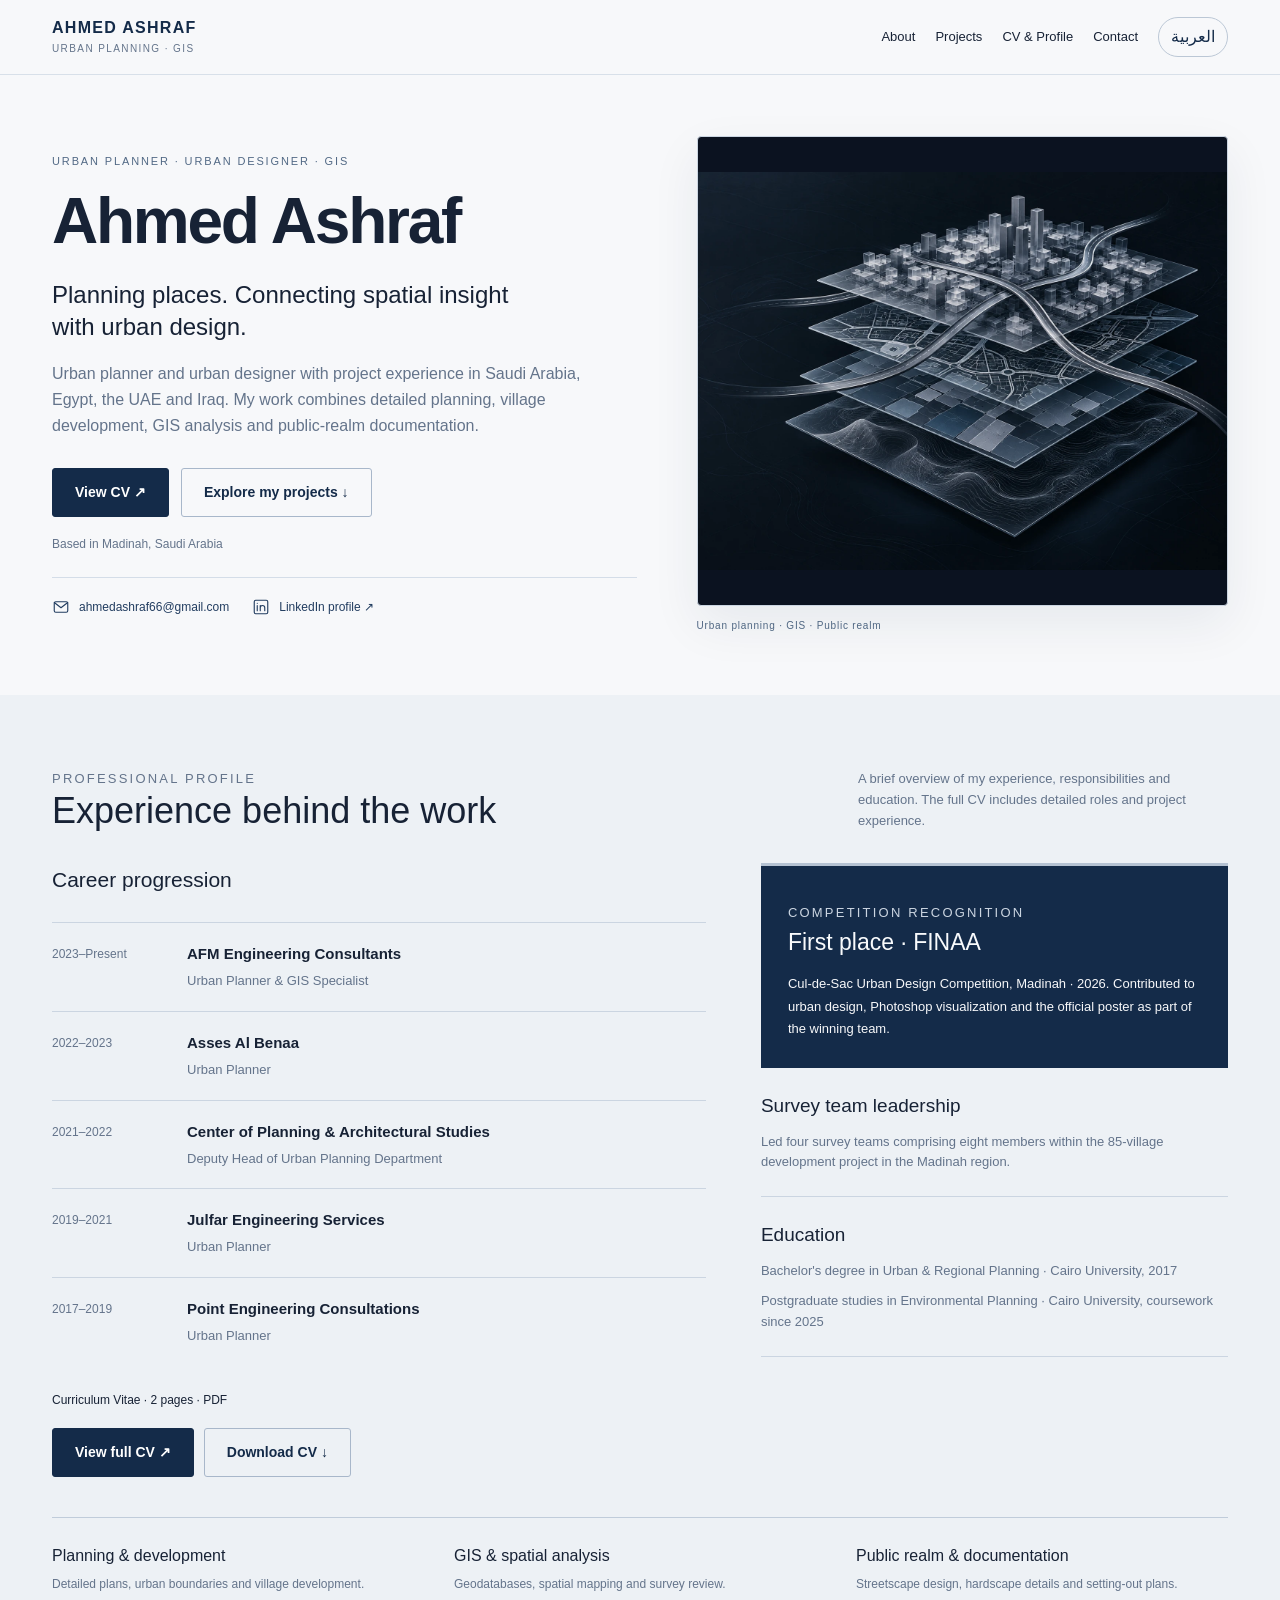
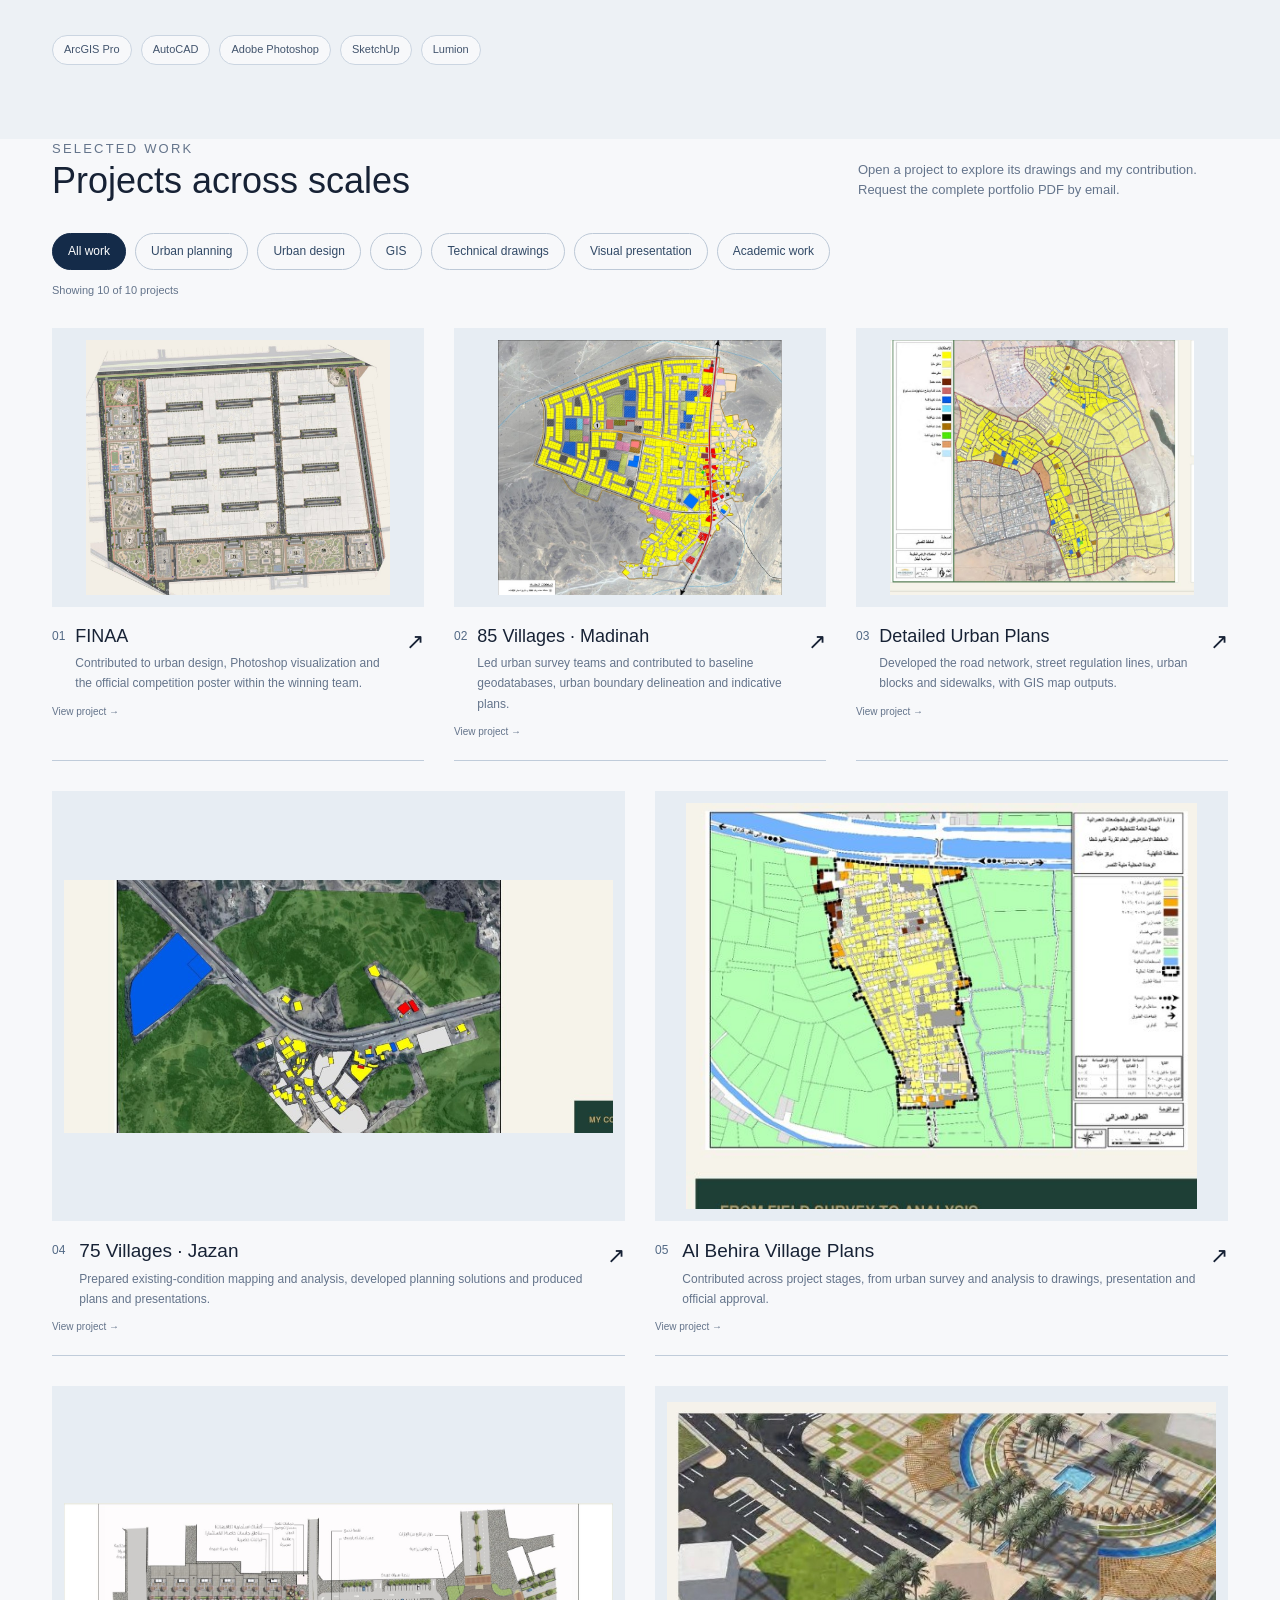
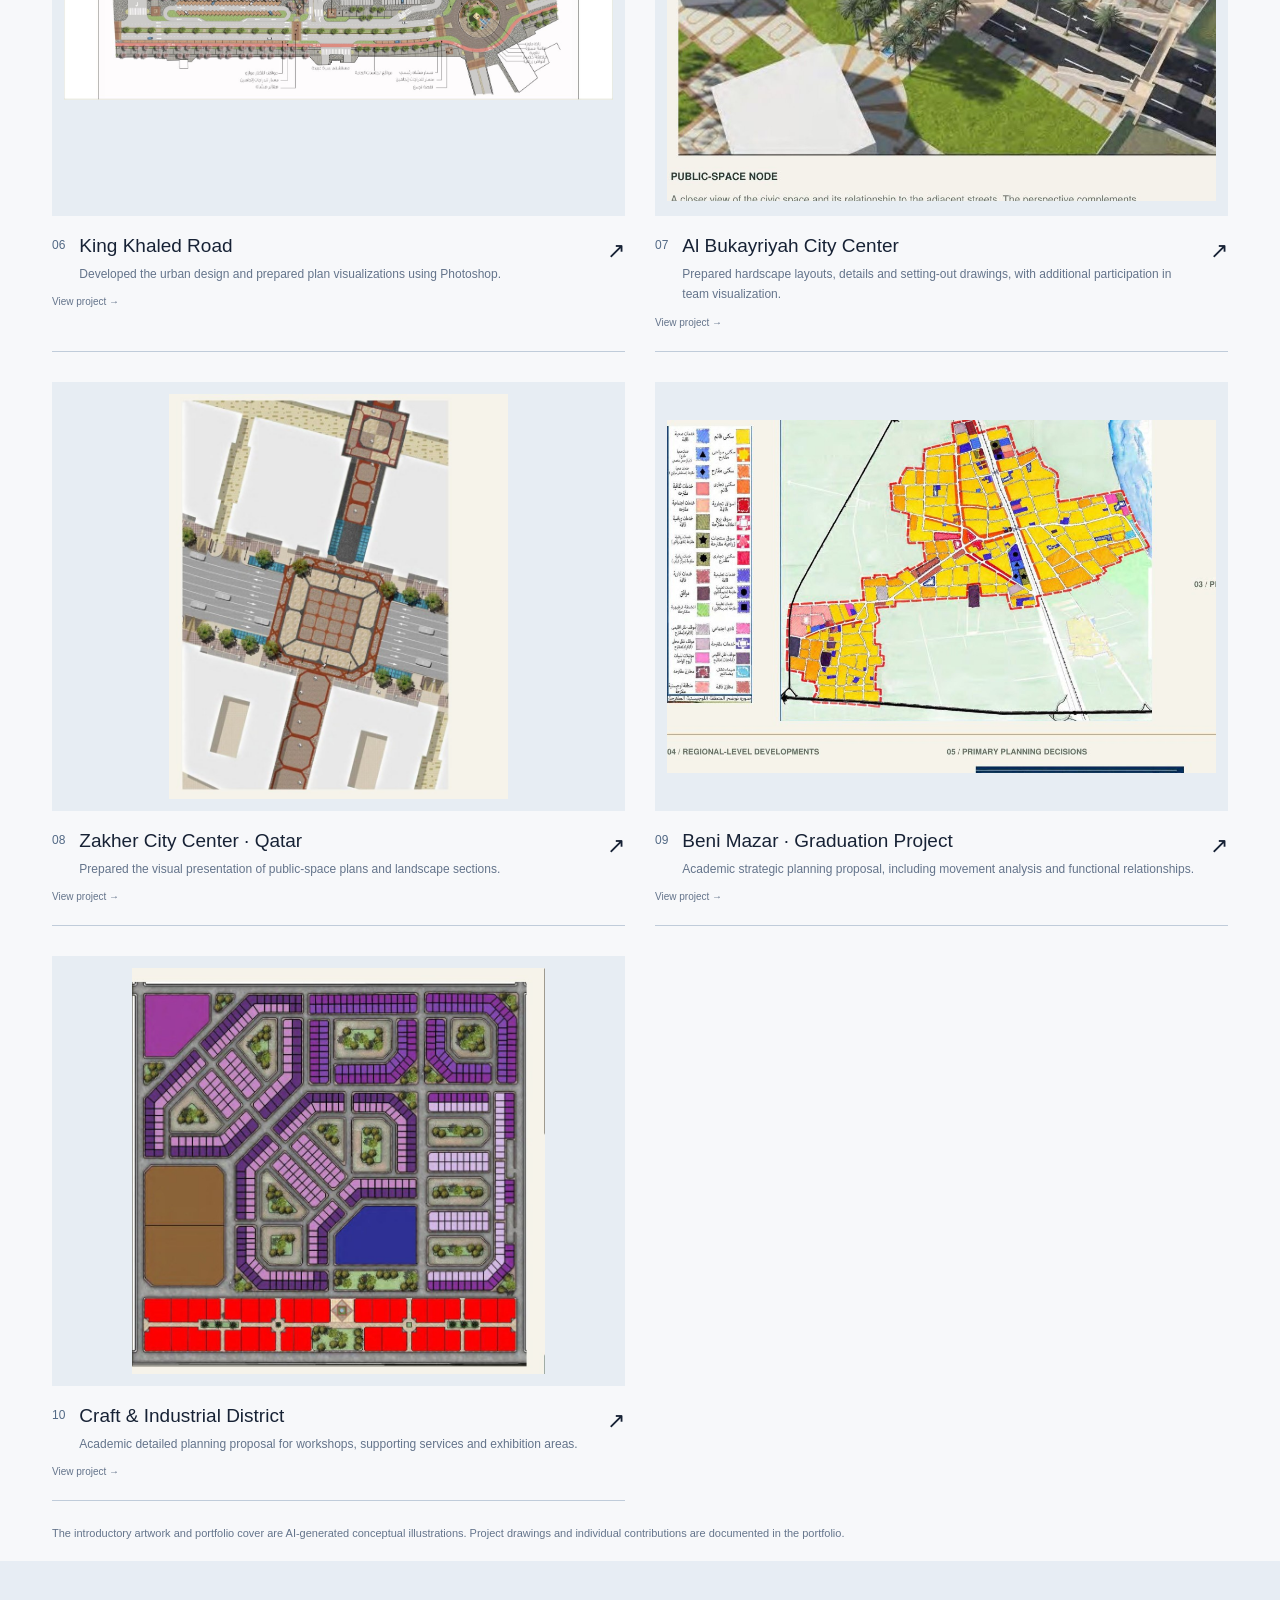
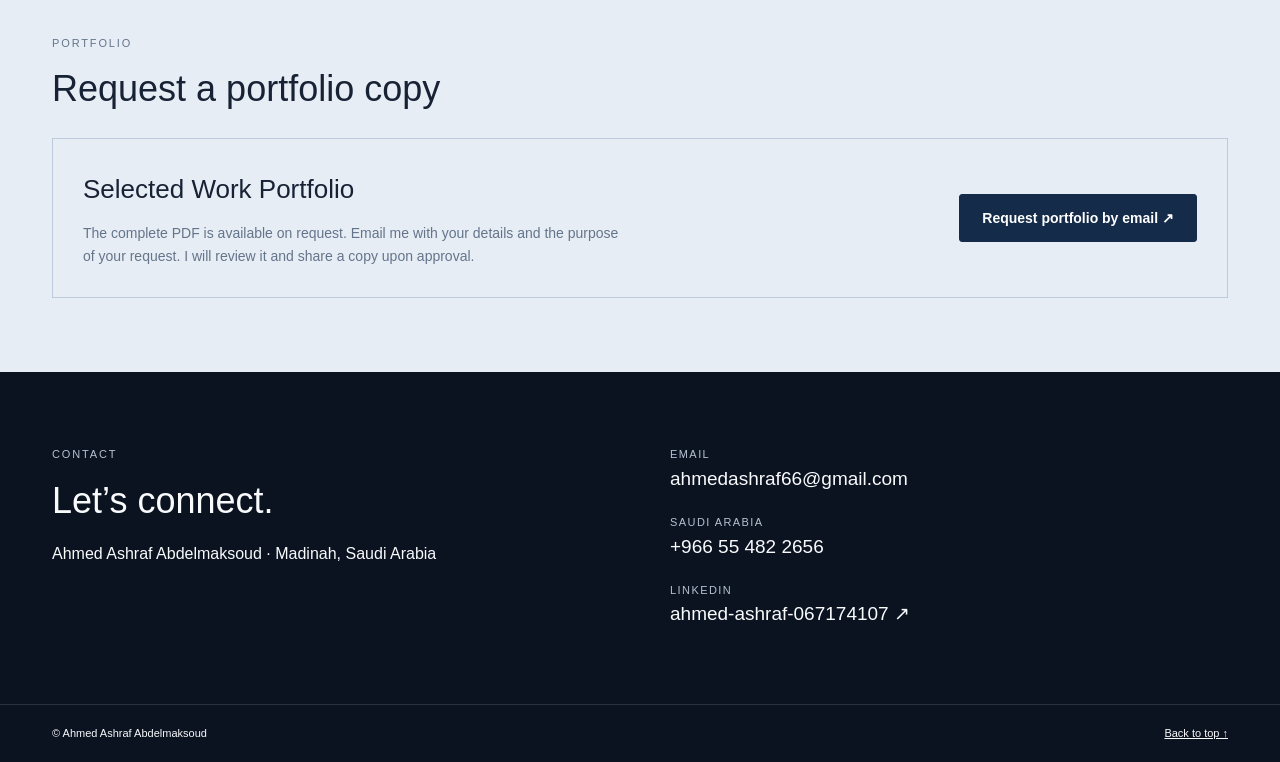
<file: index.html>
<!DOCTYPE html>

<html dir="ltr" lang="en"><head><meta charset="utf-8"/><meta content="width=device-width,initial-scale=1" name="viewport"/><title>Ahmed Ashraf | Urban Planning &amp; GIS</title><meta content="Selected urban planning, urban design and GIS work by Ahmed Ashraf Abdelmaksoud. Explore projects, download his CV and request his portfolio by email." name="description"/><meta content="#142b49" name="theme-color"/><meta content="website" property="og:type"/><meta content="Ahmed Ashraf | Urban Planning, Urban Design &amp; GIS" property="og:title"/><meta content="Explore selected projects, professional experience and the CV of Ahmed Ashraf Abdelmaksoud." property="og:description"/><meta content="https://ahmedashraf66-sketch.github.io/ahmed/" property="og:url"/><meta content="https://ahmedashraf66-sketch.github.io/ahmed/hero-formal.png" property="og:image"/><meta content="Abstract urban planning and GIS layers in navy and silver" property="og:image:alt"/><meta content="summary_large_image" name="twitter:card"/><meta content="Ahmed Ashraf | Urban Planning &amp; GIS" name="twitter:title"/><meta content="https://ahmedashraf66-sketch.github.io/ahmed/hero-formal.png" name="twitter:image"/><link href="site.css" rel="stylesheet"/></head><body><header><div class="wrap nav"><a class="brand" href="#top">AHMED ASHRAF<small>URBAN PLANNING · GIS</small></a><nav aria-label="Main navigation" class="links"><a data-ar="نبذة" data-en="About" href="#top">About</a><a data-ar="المشروعات" data-en="Projects" href="#projects">Projects</a><a data-ar="السيرة الذاتية" data-en="CV &amp; Profile" href="#cv">CV &amp; Profile</a><a data-ar="تواصل" data-en="Contact" href="#contact">Contact</a><button class="lang" id="language" type="button">العربية</button></nav></div></header>
<main id="top"><section aria-label="Professional introduction" class="profile-hero wrap"><div class="hero-copy"><p class="eyebrow" data-ar="مهندس تخطيط وتصميم عمراني · GIS" data-en="Urban Planner · Urban Designer · GIS">Urban Planner · Urban Designer · GIS</p><h1 data-ar="أحمد أشرف" data-en="Ahmed Ashraf">Ahmed Ashraf</h1><p class="hero-line" data-ar="تخطيط الأماكن وربط التحليل المكاني بالتصميم العمراني." data-en="Planning places. Connecting spatial insight with urban design.">Planning places. Connecting spatial insight with urban design.</p><p class="hero-bio" data-ar="مهندس تخطيط وتصميم عمراني، تشمل خبرتي مشروعات في السعودية ومصر والإمارات والعراق. يجمع عملي بين التخطيط التفصيلي وتنمية القرى والتحليل باستخدام GIS وإعداد رسومات الفراغات العامة." data-en="Urban planner and urban designer with project experience in Saudi Arabia, Egypt, the UAE and Iraq. My work combines detailed planning, village development, GIS analysis and public-realm documentation.">Urban planner and urban designer with project experience in Saudi Arabia, Egypt, the UAE and Iraq. My work combines detailed planning, village development, GIS analysis and public-realm documentation.</p><div class="hero-actions"><a class="button" data-ar="عرض السيرة الذاتية ↗" data-en="View CV ↗" href="Ahmed_Ashraf_CV.pdf" rel="noopener" target="_blank">View CV ↗</a><a class="button secondary" data-ar="تصفح مشروعاتي ↓" data-en="Explore my projects ↓" href="#projects">Explore my projects ↓</a></div><p class="location" data-ar="مقيم في المدينة المنورة، السعودية" data-en="Based in Madinah, Saudi Arabia">Based in Madinah, Saudi Arabia</p><div class="hero-contact"><a class="email-link" href="mailto:ahmedashraf66@gmail.com"><svg aria-hidden="true" viewbox="0 0 24 24"><rect height="14" rx="2" width="18" x="3" y="5"></rect><path d="m3 6 9 7 9-7"></path></svg><span dir="ltr">ahmedashraf66@gmail.com</span></a><a href="https://www.linkedin.com/in/ahmed-ashraf-067174107/" rel="noopener" target="_blank"><svg aria-hidden="true" viewbox="0 0 24 24"><rect height="18" rx="2" width="18" x="3" y="3"></rect><path d="M7 10v7M7 7v.1M11 17v-7m0 3c0-4 6-4 6 0v4"></path></svg><span data-ar="حساب LinkedIn ↗" data-en="LinkedIn profile ↗">LinkedIn profile ↗</span></a></div></div><figure class="hero-art"><div class="art-frame"><img alt="Abstract urban blocks, road networks and GIS layers in midnight blue and platinum silver" fetchpriority="high" height="1086" src="hero-formal.webp" width="1448"/></div><figcaption><span data-ar="تخطيط عمراني · GIS · فراغات عامة" data-en="Urban planning · GIS · Public realm">Urban planning · GIS · Public realm</span></figcaption></figure></section>
<section class="career-section" id="cv"><div class="wrap"><div class="section-head"><div><p class="eyebrow" data-ar="الملف المهني" data-en="Professional profile">Professional profile</p><h2 data-ar="الخبرة وراء المشروعات" data-en="Experience behind the work">Experience behind the work</h2></div><p data-ar="ملخص للخبرات والمسؤوليات والتعليم، وتضم السيرة الذاتية تفاصيل الأدوار والمشروعات." data-en="A brief overview of my experience, responsibilities and education. The full CV includes detailed roles and project experience.">A brief overview of my experience, responsibilities and education. The full CV includes detailed roles and project experience.</p></div><div class="cv-layout"><div class="career-main"><h3 data-ar="المسار المهني" data-en="Career progression">Career progression</h3><ol class="timeline"><li><span class="career-date" data-ar="2023–الآن" data-en="2023–Present">2023–Present</span><div><h4 data-ar="مكتب أحمد فريد مصطفى للاستشارات الهندسية" data-en="AFM Engineering Consultants">AFM Engineering Consultants</h4><p data-ar="مهندس تخطيط عمراني وأخصائي GIS" data-en="Urban Planner &amp; GIS Specialist">Urban Planner &amp; GIS Specialist</p></div></li><li><span class="career-date" data-ar="2022–2023" data-en="2022–2023">2022–2023</span><div><h4 data-ar="أسس البناء للاستشارات الهندسية" data-en="Asses Al Benaa">Asses Al Benaa</h4><p data-ar="مهندس تخطيط عمراني" data-en="Urban Planner">Urban Planner</p></div></li><li><span class="career-date" data-ar="2021–2022" data-en="2021–2022">2021–2022</span><div><h4 data-ar="مركز الدراسات التخطيطية والمعمارية" data-en="Center of Planning &amp; Architectural Studies">Center of Planning &amp; Architectural Studies</h4><p data-ar="نائب رئيس قسم التخطيط العمراني" data-en="Deputy Head of Urban Planning Department">Deputy Head of Urban Planning Department</p></div></li><li><span class="career-date" data-ar="2019–2021" data-en="2019–2021">2019–2021</span><div><h4 data-ar="جلفار للخدمات الهندسية" data-en="Julfar Engineering Services">Julfar Engineering Services</h4><p data-ar="مهندس تخطيط عمراني" data-en="Urban Planner">Urban Planner</p></div></li><li><span class="career-date" data-ar="2017–2019" data-en="2017–2019">2017–2019</span><div><h4 data-ar="بوينت للاستشارات الهندسية" data-en="Point Engineering Consultations">Point Engineering Consultations</h4><p data-ar="مهندس تخطيط عمراني" data-en="Urban Planner">Urban Planner</p></div></li></ol><div class="cv-download"><p data-ar="السيرة الذاتية · صفحتان · PDF" data-en="Curriculum Vitae · 2 pages · PDF">Curriculum Vitae · 2 pages · PDF</p><div class="document-actions"><a class="button" data-ar="عرض السيرة الذاتية ↗" data-en="View full CV ↗" href="Ahmed_Ashraf_CV.pdf" rel="noopener" target="_blank">View full CV ↗</a><a class="button secondary" data-ar="تحميل السيرة الذاتية ↓" data-en="Download CV ↓" download="" href="Ahmed_Ashraf_CV.pdf">Download CV ↓</a></div></div></div><aside class="career-aside"><div class="recognition"><p class="eyebrow" data-ar="المسابقة" data-en="Competition recognition">Competition recognition</p><h3 data-ar="المركز الأول · فناء" data-en="First place · FINAA">First place · FINAA</h3><p data-ar="مسابقة التصميم العمراني للنهايات المغلقة، المدينة المنورة · 2026. شاركت في التصميم العمراني والإظهار بالفوتوشوب وإعداد البوستر الرسمي ضمن الفريق الفائز." data-en="Cul-de-Sac Urban Design Competition, Madinah · 2026. Contributed to urban design, Photoshop visualization and the official poster as part of the winning team.">Cul-de-Sac Urban Design Competition, Madinah · 2026. Contributed to urban design, Photoshop visualization and the official poster as part of the winning team.</p></div><div class="leadership"><h3 data-ar="قيادة فرق الرفع العمراني" data-en="Survey team leadership">Survey team leadership</h3><p data-ar="قيادة أربع فرق رفع عمراني تضم ثمانية أعضاء ضمن مشروع تنمية 85 قرية بمنطقة المدينة المنورة." data-en="Led four survey teams comprising eight members within the 85-village development project in the Madinah region.">Led four survey teams comprising eight members within the 85-village development project in the Madinah region.</p></div><div class="education"><h3 data-ar="التعليم" data-en="Education">Education</h3><p data-ar="بكالوريوس التخطيط العمراني والإقليمي · جامعة القاهرة، 2017" data-en="Bachelor's degree in Urban &amp; Regional Planning · Cairo University, 2017">Bachelor's degree in Urban &amp; Regional Planning · Cairo University, 2017</p><p data-ar="دراسات عليا في التخطيط البيئي · جامعة القاهرة، مرحلة المقررات منذ 2025" data-en="Postgraduate studies in Environmental Planning · Cairo University, coursework since 2025">Postgraduate studies in Environmental Planning · Cairo University, coursework since 2025</p></div></aside></div><div class="expertise-strip"><div><h3 data-ar="التخطيط والتنمية" data-en="Planning &amp; development">Planning &amp; development</h3><p data-ar="المخططات التفصيلية والأحوزة العمرانية وتنمية القرى." data-en="Detailed plans, urban boundaries and village development.">Detailed plans, urban boundaries and village development.</p></div><div><h3 data-ar="GIS والتحليل المكاني" data-en="GIS &amp; spatial analysis">GIS &amp; spatial analysis</h3><p data-ar="قواعد البيانات الجغرافية والخرائط ومراجعة الرفع العمراني." data-en="Geodatabases, spatial mapping and survey review.">Geodatabases, spatial mapping and survey review.</p></div><div><h3 data-ar="الفراغات العامة والرسومات" data-en="Public realm &amp; documentation">Public realm &amp; documentation</h3><p data-ar="تصميم الشوارع وتفاصيل الهاردسكيب ولوحات التوقيع." data-en="Streetscape design, hardscape details and setting-out plans.">Streetscape design, hardscape details and setting-out plans.</p></div></div><div class="tags"><span>ArcGIS Pro</span><span>AutoCAD</span><span>Adobe Photoshop</span><span>SketchUp</span><span>Lumion</span></div></div></section><section class="wrap" id="projects"><div class="section-head"><div><p class="eyebrow" data-ar="أعمال مختارة" data-en="Selected work">Selected work</p><h2 data-ar="مشروعات بمقاييس مختلفة" data-en="Projects across scales">Projects across scales</h2></div><p data-ar="اختر المشروع لعرض رسوماته ونطاق مساهمتي فيه. يمكنك طلب ملف البورتفوليو الكامل عبر الإيميل." data-en="Open a project to explore its drawings and my contribution. Request the complete portfolio PDF by email.">Open a project to explore its drawings and my contribution. Request the complete portfolio PDF by email.</p></div><div aria-label="Filter projects" class="project-filters" role="group"><button aria-pressed="true" data-ar="كل الأعمال" data-en="All work" data-filter="all" type="button">All work</button><button aria-pressed="false" data-ar="التخطيط العمراني" data-en="Urban planning" data-filter="planning" type="button">Urban planning</button><button aria-pressed="false" data-ar="التصميم العمراني" data-en="Urban design" data-filter="design" type="button">Urban design</button><button aria-pressed="false" data-ar="GIS" data-en="GIS" data-filter="gis" type="button">GIS</button><button aria-pressed="false" data-ar="الرسومات التنفيذية" data-en="Technical drawings" data-filter="technical" type="button">Technical drawings</button><button aria-pressed="false" data-ar="الإخراج البصري" data-en="Visual presentation" data-filter="presentation" type="button">Visual presentation</button><button aria-pressed="false" data-ar="الأعمال الأكاديمية" data-en="Academic work" data-filter="academic" type="button">Academic work</button></div><p aria-live="polite" class="filter-status" id="filter-status"></p><div class="projects"><a class="project featured" data-category="design" href="project.html?project=finaa"><div class="thumb"><img alt="FINAA · From dead end to courtyard · Selected project drawing" decoding="async" loading="lazy" src="preview-01.jpg"/></div><div class="project-meta"><span class="number">01</span><div><h3 data-ar="فناء" data-en="FINAA">FINAA</h3><p data-ar="المساهمة في التصميم العمراني والإظهار بالفوتوشوب والبوستر الرسمي ضمن الفريق الفائز." data-en="Contributed to urban design, Photoshop visualization and the official competition poster within the winning team.">Contributed to urban design, Photoshop visualization and the official competition poster within the winning team.</p></div><span aria-hidden="true" class="arrow">↗</span></div><span class="pages" data-ar="عرض المشروع ←" data-en="View project →">View project →</span></a><a class="project featured" data-category="planning gis" href="project.html?project=madinah-villages"><div class="thumb"><img alt="85 Villages · Madinah region · Selected project drawing" decoding="async" loading="lazy" src="preview-02.jpg"/></div><div class="project-meta"><span class="number">02</span><div><h3 data-ar="85 قرية · منطقة المدينة المنورة" data-en="85 Villages · Madinah">85 Villages · Madinah</h3><p data-ar="قيادة فرق الرفع العمراني والمساهمة في قواعد البيانات الأساسية ورسم الأحوزة العمرانية والمخططات الإرشادية." data-en="Led urban survey teams and contributed to baseline geodatabases, urban boundary delineation and indicative plans.">Led urban survey teams and contributed to baseline geodatabases, urban boundary delineation and indicative plans.</p></div><span aria-hidden="true" class="arrow">↗</span></div><span class="pages" data-ar="عرض المشروع ←" data-en="View project →">View project →</span></a><a class="project featured" data-category="planning gis" href="project.html?project=detailed-plans"><div class="thumb"><img alt="Detailed urban plans · Selected project drawing" decoding="async" loading="lazy" src="preview-03.jpg"/></div><div class="project-meta"><span class="number">03</span><div><h3 data-ar="المخططات التفصيلية" data-en="Detailed Urban Plans">Detailed Urban Plans</h3><p data-ar="تطوير شبكة الطرق وخطوط التنظيم والبلوكات والأرصفة وإخراج الخرائط باستخدام GIS." data-en="Developed the road network, street regulation lines, urban blocks and sidewalks, with GIS map outputs.">Developed the road network, street regulation lines, urban blocks and sidewalks, with GIS map outputs.</p></div><span aria-hidden="true" class="arrow">↗</span></div><span class="pages" data-ar="عرض المشروع ←" data-en="View project →">View project →</span></a><a class="project" data-category="planning gis" href="project.html?project=jazan-villages"><div class="thumb"><img alt="75 Villages · Jazan region · Selected project drawing" decoding="async" loading="lazy" src="preview-04.jpg"/></div><div class="project-meta"><span class="number">04</span><div><h3 data-ar="75 قرية · منطقة جازان" data-en="75 Villages · Jazan">75 Villages · Jazan</h3><p data-ar="رسم الوضع الراهن والتحليل وإعداد الحلول التخطيطية والمخططات والإخراج." data-en="Prepared existing-condition mapping and analysis, developed planning solutions and produced plans and presentations.">Prepared existing-condition mapping and analysis, developed planning solutions and produced plans and presentations.</p></div><span aria-hidden="true" class="arrow">↗</span></div><span class="pages" data-ar="عرض المشروع ←" data-en="View project →">View project →</span></a><a class="project" data-category="planning gis" href="project.html?project=behira"><div class="thumb"><img alt="Al Behira · Village strategic plans · Selected project drawing" decoding="async" loading="lazy" src="preview-05.jpg"/></div><div class="project-meta"><span class="number">05</span><div><h3 data-ar="المخططات الاستراتيجية · البحيرة" data-en="Al Behira Village Plans">Al Behira Village Plans</h3><p data-ar="المساهمة عبر مراحل المشروع من الرفع العمراني والتحليل إلى الرسومات والإخراج والاعتماد الرسمي." data-en="Contributed across project stages, from urban survey and analysis to drawings, presentation and official approval.">Contributed across project stages, from urban survey and analysis to drawings, presentation and official approval.</p></div><span aria-hidden="true" class="arrow">↗</span></div><span class="pages" data-ar="عرض المشروع ←" data-en="View project →">View project →</span></a><a class="project" data-category="design" href="project.html?project=king-khaled"><div class="thumb"><img alt="King Khaled Road · Selected project drawing" decoding="async" loading="lazy" src="preview-06.jpg"/></div><div class="project-meta"><span class="number">06</span><div><h3 data-ar="طريق الملك خالد" data-en="King Khaled Road">King Khaled Road</h3><p data-ar="التصميم العمراني وإخراج المخططات باستخدام الفوتوشوب." data-en="Developed the urban design and prepared plan visualizations using Photoshop.">Developed the urban design and prepared plan visualizations using Photoshop.</p></div><span aria-hidden="true" class="arrow">↗</span></div><span class="pages" data-ar="عرض المشروع ←" data-en="View project →">View project →</span></a><a class="project" data-category="technical design" href="project.html?project=bukayriyah"><div class="thumb"><img alt="Al Bukayriyah · Hardscape documentation · Selected project drawing" decoding="async" loading="lazy" src="preview-07.jpg"/></div><div class="project-meta"><span class="number">07</span><div><h3 data-ar="مركز مدينة البكيرية" data-en="Al Bukayriyah City Center">Al Bukayriyah City Center</h3><p data-ar="إعداد لوحات الهاردسكيب والتفاصيل والتوقيع، مع المشاركة في الإظهار ضمن فريق المشروع." data-en="Prepared hardscape layouts, details and setting-out drawings, with additional participation in team visualization.">Prepared hardscape layouts, details and setting-out drawings, with additional participation in team visualization.</p></div><span aria-hidden="true" class="arrow">↗</span></div><span class="pages" data-ar="عرض المشروع ←" data-en="View project →">View project →</span></a><a class="project" data-category="presentation" href="project.html?project=zakher"><div class="thumb"><img alt="Zakher City Center · Visual presentation · Selected project drawing" decoding="async" loading="lazy" src="preview-08.jpg"/></div><div class="project-meta"><span class="number">08</span><div><h3 data-ar="مركز مدينة زاخر · قطر" data-en="Zakher City Center · Qatar">Zakher City Center · Qatar</h3><p data-ar="الإخراج البصري لمخططات الفراغات العامة وقطاعات اللاندسكيب." data-en="Prepared the visual presentation of public-space plans and landscape sections.">Prepared the visual presentation of public-space plans and landscape sections.</p></div><span aria-hidden="true" class="arrow">↗</span></div><span class="pages" data-ar="عرض المشروع ←" data-en="View project →">View project →</span></a><a class="project" data-category="academic planning" href="project.html?project=beni-mazar"><div class="thumb"><img alt="Beni Mazar · Graduation project · Selected project drawing" decoding="async" loading="lazy" src="preview-09.jpg"/></div><div class="project-meta"><span class="number">09</span><div><h3 data-ar="بني مزار · مشروع التخرج" data-en="Beni Mazar · Graduation Project">Beni Mazar · Graduation Project</h3><p data-ar="مقترح أكاديمي للتخطيط الاستراتيجي يتضمن تحليل الحركة والعلاقات الوظيفية." data-en="Academic strategic planning proposal, including movement analysis and functional relationships.">Academic strategic planning proposal, including movement analysis and functional relationships.</p></div><span aria-hidden="true" class="arrow">↗</span></div><span class="pages" data-ar="عرض المشروع ←" data-en="View project →">View project →</span></a><a class="project" data-category="academic planning" href="project.html?project=craft-district"><div class="thumb"><img alt="Craft &amp; industrial district · Selected project drawing" decoding="async" loading="lazy" src="preview-10.jpg"/></div><div class="project-meta"><span class="number">10</span><div><h3 data-ar="منطقة حرفية وصناعية" data-en="Craft &amp; Industrial District">Craft &amp; Industrial District</h3><p data-ar="مقترح أكاديمي للتخطيط التفصيلي للورش والخدمات الداعمة ومناطق العرض." data-en="Academic detailed planning proposal for workshops, supporting services and exhibition areas.">Academic detailed planning proposal for workshops, supporting services and exhibition areas.</p></div><span aria-hidden="true" class="arrow">↗</span></div><span class="pages" data-ar="عرض المشروع ←" data-en="View project →">View project →</span></a></div><p class="note" data-ar="صورة البداية وغلاف البورتفوليو رسومات تصورية مولّدة بالذكاء الاصطناعي. رسومات المشروعات والمساهمات الفردية موضحة داخل البورتفوليو." data-en="The introductory artwork and portfolio cover are AI-generated conceptual illustrations. Project drawings and individual contributions are documented in the portfolio.">The introductory artwork and portfolio cover are AI-generated conceptual illustrations. Project drawings and individual contributions are documented in the portfolio.</p></section>
<section class="documents" id="documents"><div class="wrap"><p class="eyebrow" data-ar="البورتفوليو" data-en="Portfolio">Portfolio</p><h2 data-ar="اطلب نسخة من البورتفوليو" data-en="Request a portfolio copy">Request a portfolio copy</h2><div class="document-grid portfolio-download"><div class="document"><h3 data-ar="بورتفوليو الأعمال المختارة" data-en="Selected Work Portfolio">Selected Work Portfolio</h3><p data-ar="النسخة الكاملة بصيغة PDF متاحة عند الطلب. أرسل طلبك عبر الإيميل، وسأراجعه وأرسل النسخة بعد الموافقة." data-en="The complete PDF is available on request. Email me with your details and the purpose of your request. I will review it and share a copy upon approval.">The complete PDF is available on request. Email me with your details and the purpose of your request. I will review it and share a copy upon approval.</p><div class="document-actions"><a class="button" data-ar="اطلب البورتفوليو عبر الإيميل ↗" data-en="Request portfolio by email ↗" href="mailto:ahmedashraf66@gmail.com?subject=Portfolio%20PDF%20request%20%E2%80%94%20Ahmed%20Ashraf&amp;body=Hello%20Ahmed%2C%0A%0AI%20would%20like%20to%20request%20a%20PDF%20copy%20of%20your%20portfolio.%0A%0AName%3A%0ACompany%20%2F%20organization%3A%0APurpose%20of%20request%3A%0A%0AThank%20you.">Request portfolio by email ↗</a></div></div></div></div></section>
<section class="contact" id="contact"><div class="wrap contact-grid"><div><p class="eyebrow" data-ar="التواصل" data-en="Contact">Contact</p><h2 data-ar="يسعدني التواصل معك." data-en="Let’s connect.">Let’s connect.</h2><p data-ar="أحمد أشرف عبد المقصود · المدينة المنورة، السعودية" data-en="Ahmed Ashraf Abdelmaksoud · Madinah, Saudi Arabia" style="margin-top:20px">Ahmed Ashraf Abdelmaksoud · Madinah, Saudi Arabia</p></div><div class="contact-list"><div><small>EMAIL</small><a href="mailto:ahmedashraf66@gmail.com"><span>ahmedashraf66@gmail.com</span></a></div><div><small data-ar="السعودية" data-en="SAUDI ARABIA">SAUDI ARABIA</small><a href="tel:+966554822656"><span dir="ltr">+966 55 482 2656</span></a></div><div><small>LINKEDIN</small><a href="https://www.linkedin.com/in/ahmed-ashraf-067174107/" rel="noopener" target="_blank"><span data-ar="ahmed-ashraf-067174107 ↗" data-en="ahmed-ashraf-067174107 ↗" dir="ltr">ahmed-ashraf-067174107 ↗</span></a></div></div></div></section></main><footer><div class="wrap footer-inner"><span>© Ahmed Ashraf Abdelmaksoud</span><a data-ar="العودة للأعلى ↑" data-en="Back to top ↑" href="#top">Back to top ↑</a></div></footer><script>
const button=document.getElementById('language');let lang='en';try{lang=localStorage.getItem('portfolio-language')||'en'}catch{}function apply(){document.documentElement.lang=lang;document.documentElement.dir=lang==='ar'?'rtl':'ltr';document.body.dir=document.documentElement.dir;document.querySelectorAll('[data-en]').forEach(e=>e.textContent=e.dataset[lang]);if(window.filtersReady)refreshFilters();button.textContent=lang==='en'?'العربية':'English';button.setAttribute('aria-label',lang==='en'?'Switch to Arabic':'Switch to English')}button.addEventListener('click',()=>{lang=lang==='en'?'ar':'en';apply();try{localStorage.setItem('portfolio-language',lang)}catch{}});apply();

let activeFilter='all';const filterButtons=[...document.querySelectorAll('[data-filter]')];const projectCards=[...document.querySelectorAll('.project')];function refreshFilters(){if(typeof activeFilter==='undefined')return;document.querySelector('.projects').classList.toggle('is-filtered',activeFilter!=='all');let shown=0;projectCards.forEach(card=>{const visible=activeFilter==='all'||card.dataset.category.split(' ').includes(activeFilter);card.hidden=!visible;if(visible)shown++});filterButtons.forEach(b=>b.setAttribute('aria-pressed',String(b.dataset.filter===activeFilter)));document.getElementById('filter-status').textContent=lang==='ar'?`${shown} مشروعات معروضة من ${projectCards.length}`:`Showing ${shown} of ${projectCards.length} projects`;}filterButtons.forEach(b=>b.addEventListener('click',()=>{activeFilter=b.dataset.filter;refreshFilters()}));refreshFilters();
window.filtersReady=true;</script></body></html>
</file>
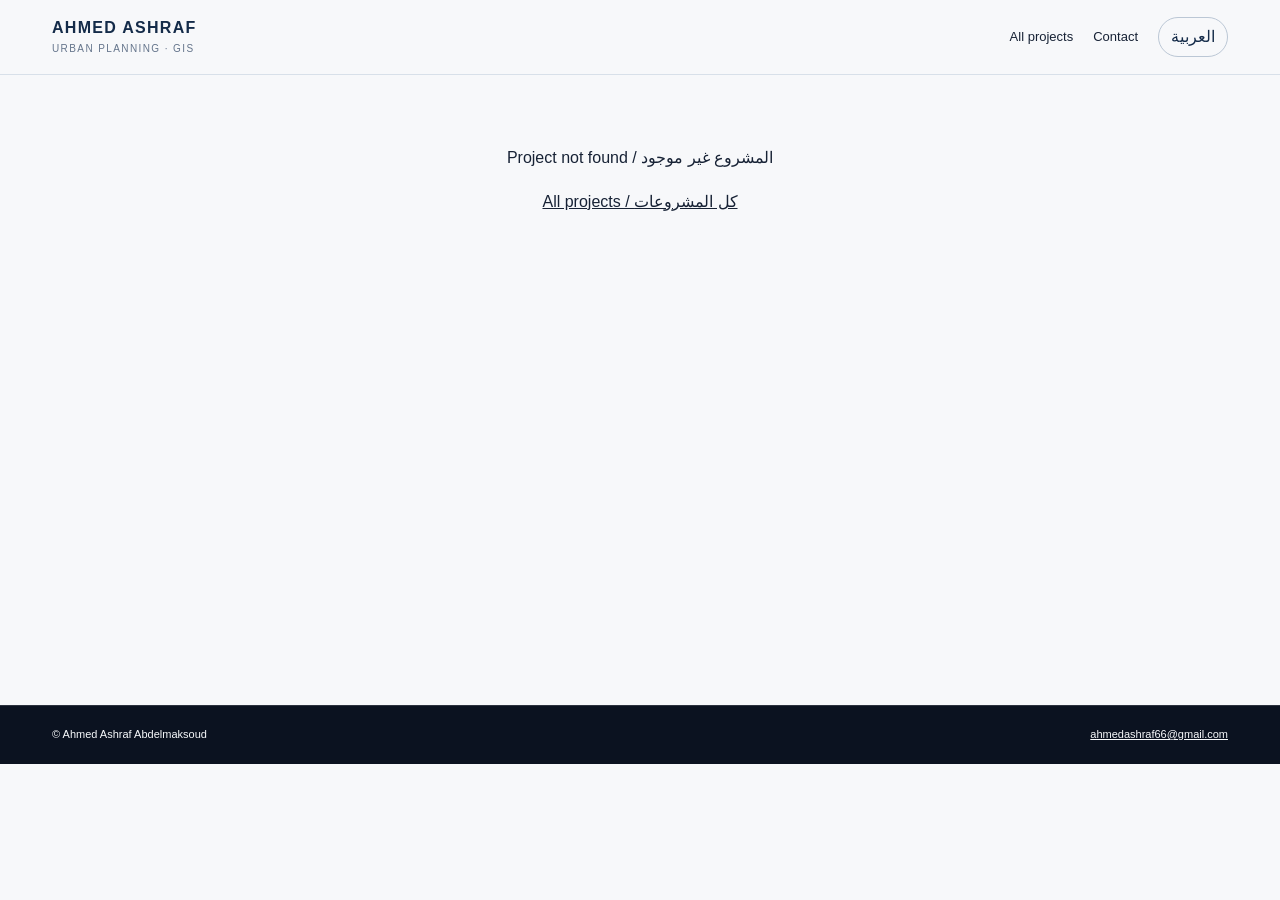
<file: project.html>
<!doctype html><html lang="en" dir="ltr"><head><meta charset="utf-8"><meta name="viewport" content="width=device-width,initial-scale=1"><title>Selected Project | Ahmed Ashraf</title><meta name="description" content="Explore an urban planning, urban design or GIS project, its context and Ahmed Ashraf's contribution."><meta name="theme-color" content="#142b49"><meta property="og:title" content="Ahmed Ashraf | Selected Project"><meta property="og:type" content="website"><meta property="og:image" content="https://ahmedashraf66-sketch.github.io/ahmed/hero-formal.png"><link rel="stylesheet" href="site.css"><link rel="stylesheet" href="project.css"><script src="project.js" defer></script></head><body><header><div class="wrap nav"><a class="brand" href="index.html#top">AHMED ASHRAF<small>URBAN PLANNING · GIS</small></a><nav class="links" aria-label="Project navigation"><a href="index.html#projects" id="back">All projects</a><a href="index.html#contact" id="contact-link">Contact</a><button class="lang" type="button" id="language">العربية</button></nav></div></header><main id="case-content" class="case-loading" aria-live="polite"><p>Loading project / جارٍ تحميل المشروع</p></main><dialog id="viewer" aria-label="Project drawing viewer"><div class="viewer-toolbar"><button id="viewer-close" type="button" aria-label="Close image viewer">×</button><span id="viewer-caption"></span><a id="viewer-original" target="_blank" rel="noopener">Open full-size ↗</a></div><div class="viewer-image"><img id="viewer-img" alt=""></div><div class="viewer-controls"><button id="viewer-prev" type="button">←</button><span id="viewer-count"></span><button id="viewer-next" type="button">→</button></div></dialog><footer><div class="wrap footer-inner"><span>© Ahmed Ashraf Abdelmaksoud</span><a href="mailto:ahmedashraf66@gmail.com">ahmedashraf66@gmail.com</a></div></footer></body></html>
</file>
<file: site.css>
:root{--green:#142b49;--cream:#f7f8fa;--gold:#aab8c9;--muted:#64748b}*{box-sizing:border-box}html{scroll-behavior:smooth;scroll-padding-top:85px}body{margin:0;background:var(--cream);color:var(--green);font-family:Arial,Helvetica,sans-serif;line-height:1.6}a{color:inherit}button{font:inherit}a:focus-visible,button:focus-visible{outline:3px solid var(--gold);outline-offset:5px}.wrap{max-width:1240px;margin:auto;padding:0 32px}header{position:sticky;top:0;z-index:10;background:rgba(247,248,250,.97);border-bottom:1px solid #142b491f}.nav{height:74px;display:flex;align-items:center;justify-content:space-between;gap:20px}.brand{text-decoration:none;line-height:1.15;font-weight:bold;letter-spacing:.08em}.brand small{display:block;font-size:10px;font-weight:normal;margin-top:6px;letter-spacing:.14em}.links{display:flex;align-items:center;gap:25px}.links a{text-decoration:none;font-size:13px}.lang{border:1px solid #142b4944;background:none;padding:6px 12px;border-radius:20px;cursor:pointer}.hero{background:#0b1220}.hero-image{display:block;width:100%;max-width:1448px;margin:auto;height:auto}.hero-actions{display:flex;justify-content:center;flex-wrap:wrap;gap:14px;padding:25px 24px 30px}.button{display:inline-flex;align-items:center;justify-content:center;gap:10px;padding:12px 22px;border:1px solid var(--gold);background:var(--gold);color:#ffffff;text-decoration:none;font-size:14px;font-weight:bold;border-radius:3px}.button.outline{background:transparent;color:var(--cream)}.button.secondary{background:transparent;border-color:var(--green);color:var(--green)}section{padding:74px 0}.intro{display:grid;grid-template-columns:1fr 1.3fr;gap:60px;border-bottom:1px solid #aab8c955}.eyebrow{text-transform:uppercase;letter-spacing:.17em;font-size:11px;color:var(--muted);margin:0 0 16px}h1{font-size:clamp(30px,4vw,52px);line-height:1.12;margin:0;font-weight:normal;letter-spacing:-.035em}h2{font-size:36px;line-height:1.15;margin:0;font-weight:normal}p{margin:0 0 18px}.intro p{font-size:17px;max-width:640px}.tags{display:flex;gap:9px;flex-wrap:wrap}.tags span{font-size:11px;padding:5px 11px;border:1px solid #142b4933;border-radius:20px}.section-head{display:flex;align-items:end;justify-content:space-between;gap:20px;margin-bottom:32px}.section-head p{font-size:13px;max-width:370px;color:var(--muted);margin:0}.projects{display:grid;grid-template-columns:1fr 1fr;gap:30px}.project{display:block;text-decoration:none;border-bottom:1px solid #aab8c970;padding-bottom:20px}.thumb{background:#e5eaf0;overflow:hidden;aspect-ratio:4/3}.thumb img{width:100%;height:100%;object-fit:contain;display:block;transition:transform .25s}.project:hover .thumb img{transform:scale(1.025)}.project-meta{display:flex;align-items:start;gap:14px;margin-top:17px}.number{color:var(--gold);font-size:12px;padding-top:3px}h3{margin:0;font-size:19px;font-weight:normal}.project p{font-size:12px;color:var(--muted);margin:4px 0 0}.arrow{margin-inline-start:auto;font-size:22px}.pages{display:block;font-size:10px;margin-top:10px;color:var(--muted)}.documents{background:#edf1f5}.document-grid{display:grid;grid-template-columns:1fr 1fr;gap:24px;margin-top:28px}.document{border:1px solid #142b4933;padding:30px}.document h3{font-size:26px;margin-bottom:12px}.document p{font-size:14px;color:var(--muted)}.document-actions{display:flex;flex-wrap:wrap;gap:10px}.contact{background:var(--green);color:var(--cream)}.contact-grid{display:grid;grid-template-columns:1fr 1fr;gap:60px}.contact .eyebrow{color:var(--gold)}.contact a{display:block;text-decoration:none;overflow-wrap:anywhere}.contact a:hover{text-decoration:underline}.contact-list{display:grid;gap:20px}.contact-list small{display:block;color:var(--gold);font-size:11px;letter-spacing:.13em}.contact-list span{font-size:19px}footer{background:var(--green);color:var(--cream);border-top:1px solid #ffffff22;padding:20px 0;font-size:11px}.footer-inner{display:flex;justify-content:space-between;gap:20px}.note{font-size:11px;color:var(--muted);margin-top:24px}body[dir=rtl]{font-family:Tahoma,Arial,sans-serif}body[dir=rtl] h1,body[dir=rtl] h2{letter-spacing:0}@media(max-width:720px){.wrap{padding:0 20px}.nav{height:66px}.links{gap:13px}.links a{font-size:11px}.brand{font-size:12px}.brand small{font-size:8px}.intro,.contact-grid{grid-template-columns:1fr;gap:28px}.projects,.document-grid{grid-template-columns:1fr}.section-head{display:block}.section-head p{margin-top:15px}section{padding:48px 0}.hero-actions .button{font-size:12px;padding:10px 14px}.footer-inner{display:block}.document{padding:23px}}@media(prefers-reduced-motion:reduce){html{scroll-behavior:auto}.thumb img{transition:none}}

.profile-hero{display:grid;grid-template-columns:1.1fr 1fr;gap:60px;align-items:center;padding-top:58px;padding-bottom:58px;min-height:620px}.profile-hero h1{font-size:clamp(42px,5vw,72px);font-weight:bold;line-height:1.08}.hero-line{font-size:24px;line-height:1.35;max-width:490px;margin-top:23px}.hero-bio{font-size:16px;color:var(--muted);max-width:560px}.profile-hero .hero-actions{justify-content:flex-start;padding:12px 0 18px;gap:12px}.location{font-size:12px;color:var(--muted);margin:0}.hero-art{margin:0;min-width:0}.art-frame{height:450px;overflow:hidden;position:relative;background:#0b1220;border-radius:4px}.art-frame img{position:absolute;width:170%;height:auto;max-width:none;right:0;top:50%;transform:translateY(-50%)}.hero-art figcaption{font-size:10px;letter-spacing:.08em;margin-top:12px;color:var(--muted)}.career-section{background:#edf1f5}.cv-layout{display:grid;grid-template-columns:1.4fr 1fr;gap:55px}.career-main>h3{font-size:21px;margin-bottom:25px}.timeline{list-style:none;padding:0;margin:0}.timeline li{display:grid;grid-template-columns:115px 1fr;gap:20px;border-top:1px solid #142b4925;padding:19px 0}.career-date{font-size:12px;color:var(--muted);padding-top:3px}.timeline h4{font-size:15px;margin:0;font-weight:bold}.timeline p{font-size:13px;margin:5px 0 0;color:var(--muted)}.recognition{background:var(--green);color:var(--cream);padding:27px}.recognition .eyebrow{color:var(--gold)}.recognition h3{font-size:23px;margin-bottom:12px}.recognition p:last-child{font-size:13px;margin:0;line-height:1.75}.career-aside .leadership,.education{padding:23px 0;border-bottom:1px solid #142b4925}.career-aside p{font-size:13px;color:var(--muted);margin:10px 0 0}.career-aside .recognition p{color:var(--cream)}.career-aside .recognition .eyebrow{color:var(--gold)}.cv-download{margin-top:25px}.cv-download>p{font-size:12px}.expertise-strip{display:grid;grid-template-columns:repeat(3,1fr);gap:30px;margin:40px 0 23px;border-top:1px solid #aab8c980;padding-top:25px}.expertise-strip h3{font-size:16px}.expertise-strip p{font-size:12px;color:var(--muted);margin-top:7px}.projects{grid-template-columns:repeat(6,1fr)}.project{grid-column:span 3}.project.featured{grid-column:span 2}.featured h3{font-size:18px}.featured .project-meta{gap:10px}.project p{line-height:1.7}.portfolio-download{grid-template-columns:1fr}.portfolio-download .document{display:grid;grid-template-columns:1fr 1fr;column-gap:40px;align-items:center}.portfolio-download .document h3{grid-column:1}.portfolio-download .document p{grid-column:1;margin:0}.portfolio-download .document-actions{grid-column:2;grid-row:1/span 2;justify-content:flex-end}.links{gap:20px}@media(max-width:950px){.profile-hero{gap:30px}.art-frame{height:390px}.cv-layout{gap:30px}.project.featured{grid-column:span 3}.expertise-strip{gap:20px}}@media(max-width:720px){.profile-hero{grid-template-columns:1fr;min-height:0;gap:30px;padding-top:40px;padding-bottom:40px}.profile-hero h1{font-size:46px}.hero-line{font-size:21px}.art-frame{height:320px}.hero-bio{font-size:15px}.cv-layout{grid-template-columns:1fr}.expertise-strip{grid-template-columns:1fr;gap:16px}.timeline li{grid-template-columns:90px 1fr;gap:14px}.project,.project.featured{grid-column:span 6}.portfolio-download .document{display:block}.portfolio-download .document p{margin-bottom:20px}.portfolio-download .document-actions{justify-content:flex-start}.links{gap:10px}.links a{font-size:10px}.brand{font-size:11px}.brand small{font-size:7px}.nav{gap:10px}.lang{padding:5px 9px;font-size:11px}}

/* Formal midnight blue and platinum identity. */
body{color:#172235;background:#f7f8fa}.brand{color:#142b49}.brand small{color:#64748b}header{border-bottom-color:#d8e0e9}.lang{border-color:#bbc7d5;color:#142b49}.button{background:#142b49;border-color:#142b49;color:#fff}.button:hover{background:#203e64;border-color:#203e64}.button.secondary{background:transparent;color:#142b49;border-color:#a8b7ca}.button.secondary:hover{background:#e7edf4}.art-frame{height:470px;background:#0b1220;border:1px solid #cbd5e1;box-shadow:0 18px 50px #142b4912}.art-frame img{width:100%;height:100%;object-fit:contain;right:0;top:0;transform:none}.recognition{background:#142b49;color:#f8fafc;border-top:3px solid #b5c2d2}.recognition .eyebrow,.career-aside .recognition .eyebrow{color:#cbd5e1}.number{color:#526985}.contact,footer{background:#0b1220;color:#f8fafc}.contact-list small,.contact .eyebrow{color:#b5c2d2}.hero-contact{display:flex;flex-wrap:wrap;gap:13px 23px;margin-top:23px;padding-top:20px;border-top:1px solid #d4dde8}.hero-contact a{display:inline-flex;align-items:center;gap:9px;text-decoration:none;color:#223d60;font-size:12px}.hero-contact a:hover{text-decoration:underline}.hero-contact svg{width:18px;height:18px;fill:none;stroke:currentColor;stroke-width:1.5;stroke-linecap:round;stroke-linejoin:round;flex-shrink:0}.tags span{background:#f7f8fa;border-color:#cbd5e1;color:#42546d}.documents{background:#e7edf4}.thumb{background:#e5eaf0}.project{border-bottom-color:#c0ccda}.career-section{background:#edf1f5}.profile-hero .eyebrow{color:#526985}.hero-art figcaption{color:#526985}.timeline li,.career-aside .leadership,.education{border-color:#cbd5e1}.document{border-color:#becbdc}.expertise-strip{border-color:#c0ccda}.contact-list a:hover{color:#cbd5e1}@media(max-width:720px){.art-frame{height:auto;aspect-ratio:4/3}.hero-contact{gap:15px}.hero-contact a{font-size:12px}.profile-hero{padding-top:35px}}

.project-filters{display:flex;flex-wrap:wrap;gap:9px;margin:0 0 12px}.project-filters button{padding:8px 15px;border:1px solid #bdc9d7;border-radius:24px;background:transparent;color:#314966;cursor:pointer;font-size:12px}.project-filters button[aria-pressed=true]{color:white;background:#142b49;border-color:#142b49}.filter-status{font-size:11px;color:#64748b;margin-bottom:28px}.project[hidden]{display:none}.thumb{aspect-ratio:4/3;background:#e7edf3}.thumb img{object-fit:contain;padding:12px}.project h3{line-height:1.4}@media(max-width:720px){.project-filters{gap:7px}.project-filters button{font-size:11px;padding:7px 11px}.links a{font-size:10px}.thumb img{padding:8px}.hero-contact .email-link{overflow-wrap:anywhere}.profile-hero .hero-actions{gap:9px}.profile-hero .button{padding:11px 14px;font-size:12px}}@media(max-width:390px){.nav{height:auto;min-height:70px;flex-wrap:wrap;padding-top:10px;padding-bottom:10px;gap:9px}.links{width:100%;justify-content:space-between}.brand small{display:none}html{scroll-padding-top:110px}}
.projects.is-filtered .project{grid-column:span 3}@media(max-width:720px){.projects.is-filtered .project{grid-column:span 6}}
</file>
<file: project.css>
.case-loading{min-height:70vh;padding:70px;text-align:center}.case-top{padding:48px 0 36px}.case-breadcrumb{color:#64748b;font-size:12px;display:inline-block;margin-bottom:28px;text-decoration:none}.case-top h1{font-size:clamp(32px,4vw,54px);font-weight:normal;max-width:850px;line-height:1.14}.case-location{font-size:13px;color:#64748b;margin-top:18px}.case-tags{display:flex;gap:8px;margin-top:18px;flex-wrap:wrap}.case-tags span{border:1px solid #c3cfdd;padding:5px 11px;border-radius:20px;font-size:11px}.case-lead{font-size:18px;line-height:1.7;max-width:850px;margin-top:28px;color:#43536a}.case-hero{margin:0;background:#e9eef4;border:1px solid #d3dde8;position:relative}.case-hero img{display:block;width:100%;max-height:620px;object-fit:contain;padding:25px}.case-hero button{border:0;background:transparent;width:100%;padding:0;cursor:zoom-in}.case-hero figcaption{padding:15px 25px;border-top:1px solid #d3dde8;font-size:12px;display:flex;justify-content:space-between;gap:20px;color:#526985}.case-role{display:grid;grid-template-columns:1fr 1fr;gap:40px;margin-top:42px}.case-role h2{font-size:25px;margin-bottom:17px}.case-role p{font-size:15px;line-height:1.8;color:#43536a}.case-role ul{padding-inline-start:20px;font-size:14px;line-height:1.9}.role-panel{background:#142b49;color:#f8fafc;padding:28px}.role-panel p{color:#e4eaf2;margin:0}.role-panel .eyebrow{color:#cbd5e1}.gallery-section{padding-top:48px}.gallery-heading{display:flex;justify-content:space-between;align-items:end;gap:30px;margin-bottom:25px}.gallery-heading p{font-size:12px;color:#64748b;max-width:390px;margin:0}.board-grid{display:grid;grid-template-columns:1fr 1fr;gap:25px}.board-grid.single{grid-template-columns:1fr}.board{margin:0;border:1px solid #cbd5e1;background:#edf1f5}.board button{padding:0;width:100%;border:0;background:transparent;cursor:zoom-in}.board img{display:block;width:100%;height:auto}.board figcaption{padding:17px 20px;display:flex;gap:15px;align-items:start;background:#f7f8fa;font-size:13px}.board .board-number{color:#64748b;font-size:11px}.case-footer{background:#edf1f5;padding:35px;margin:0 0 50px;display:flex;justify-content:space-between;gap:25px;align-items:center}.case-footer p{font-size:13px;color:#64748b;margin:7px 0 0}.case-nav{display:flex;justify-content:space-between;gap:20px;margin:0 0 50px;padding-top:24px;border-top:1px solid #cbd5e1}.case-nav a{text-decoration:none;font-size:13px}.case-nav small{display:block;color:#64748b;font-size:10px;letter-spacing:.1em;margin-bottom:6px}.case-disclosure{font-size:11px;color:#64748b;margin:22px 0}dialog{border:0;padding:0;width:min(96vw,1600px);max-width:96vw;height:94vh;max-height:94vh;background:#0b1220;color:#fff;border-radius:5px}dialog::backdrop{background:#07101dcc;backdrop-filter:blur(5px)}.viewer-toolbar{height:60px;display:flex;align-items:center;gap:18px;padding:0 20px;border-bottom:1px solid #ffffff22}.viewer-toolbar button,.viewer-controls button{border:1px solid #ffffff44;background:transparent;color:white;cursor:pointer;padding:5px 12px;font-size:22px}.viewer-toolbar span{font-size:12px;flex:1}.viewer-toolbar a{color:#cbd5e1;font-size:12px}.viewer-image{height:calc(94vh - 118px);display:flex;align-items:center;justify-content:center;overflow:auto;padding:14px}.viewer-image img{max-width:100%;max-height:100%;object-fit:contain}.viewer-controls{height:58px;display:flex;align-items:center;justify-content:center;gap:25px;border-top:1px solid #ffffff22}.viewer-controls span{font-size:12px}.viewer-controls button:disabled{opacity:.25;cursor:default}@media(max-width:720px){.case-top{padding-top:32px}.case-top h1{font-size:34px}.case-lead{font-size:16px}.case-role,.board-grid{grid-template-columns:1fr;gap:22px}.case-hero img{padding:12px}.case-hero figcaption{padding:12px;font-size:11px}.gallery-heading{display:block}.gallery-heading p{margin-top:13px}.gallery-heading h2{font-size:29px}.case-footer{display:block;padding:25px}.case-footer .document-actions{margin-top:20px}.case-nav a{font-size:12px;max-width:45%}.viewer-toolbar{gap:10px;padding:0 10px}.viewer-toolbar span{font-size:10px}.viewer-toolbar a{font-size:10px}.viewer-image{padding:5px}}
</file>
